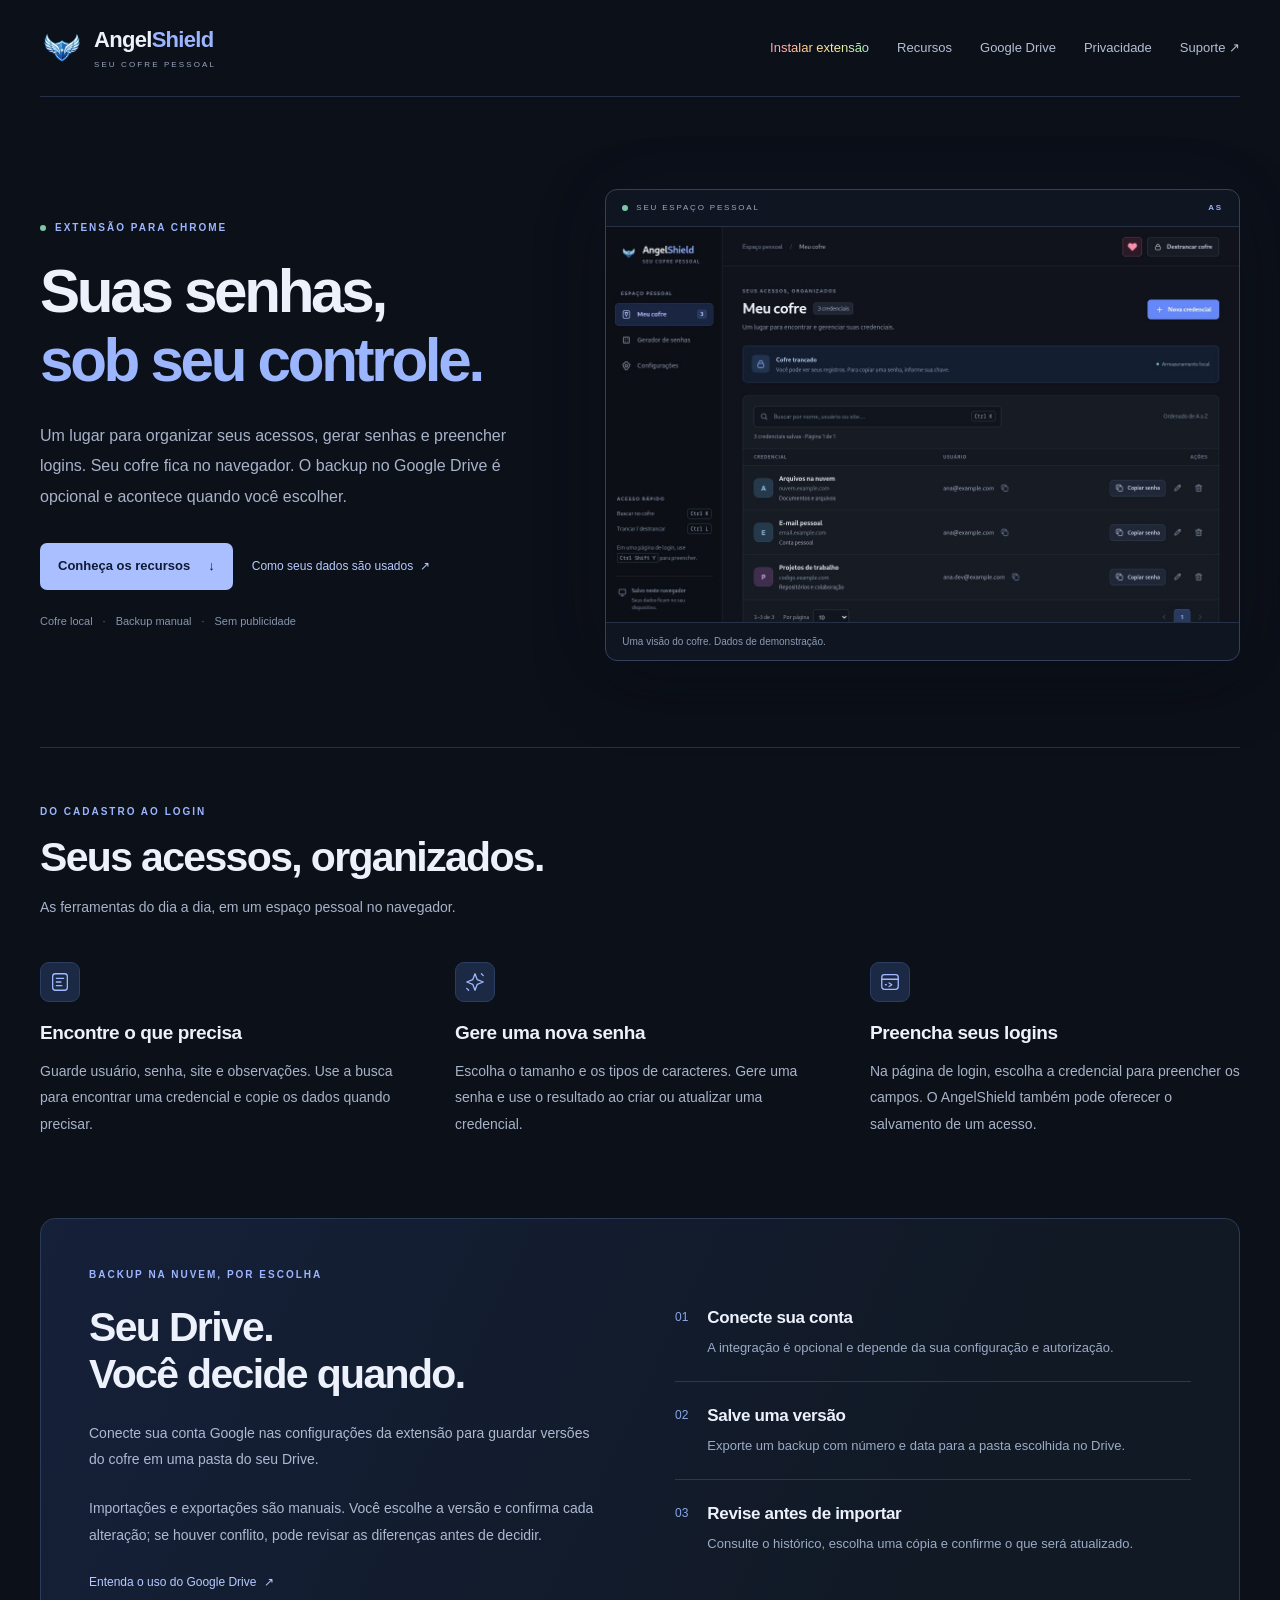
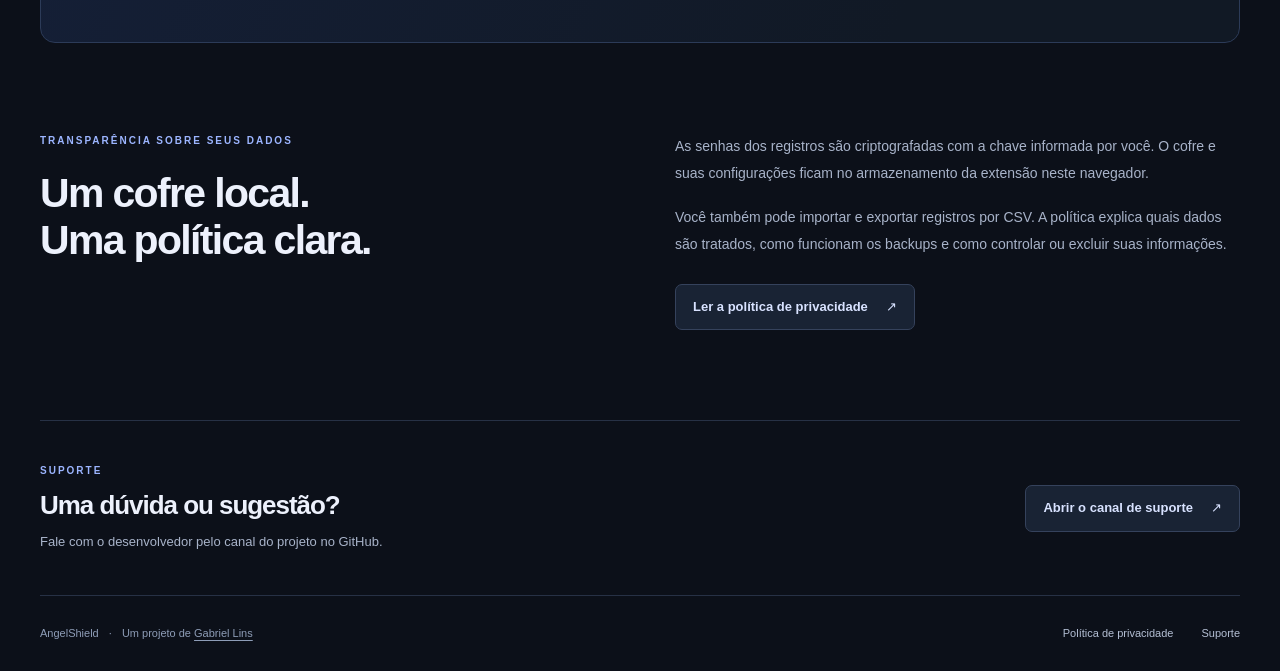
<file: index.html>
<!doctype html>
<html lang="pt-BR">
  <head>
    <meta charset="utf-8">
    <meta name="viewport" content="width=device-width,initial-scale=1">
    <meta name="google-site-verification" content="fticwDt4Q87sCF6z2FTZYtdvAk2NoT71AA-j3d5qRhg">
    <meta name="color-scheme" content="dark">
    <meta name="description" content="AngelShield: seu cofre pessoal no Chrome. Organize credenciais, gere senhas e faça backups manuais no seu Google Drive.">
    <title>AngelShield · Suas senhas, sob seu controle</title>
    <link rel="canonical" href="https://gabriellins64.github.io/angelshield-site/">
    <link rel="icon" type="image/png" href="assets/angelshield.png">
    <link rel="stylesheet" href="assets/site.css">
  </head>
  <body>
    <a class="skip-link" href="#conteudo">Pular para o conteúdo</a>
    <header class="site-header">
      <a class="brand" href="./" aria-label="AngelShield, início"><img src="assets/angelshield.png" width="44" height="44" alt=""><span>Angel<span class="brand-accent">Shield</span><small>SEU COFRE PESSOAL</small></span></a>
      <nav class="site-nav" aria-label="Navegação principal">
        <a class="nav-install" href="https://chromewebstore.google.com/detail/angelshield/ppegkiaeakaakopooipcllfjcefnbhff">Instalar extensão</a>
        <a href="#recursos">Recursos</a><a href="#drive">Google Drive</a><a href="privacidade/">Privacidade</a><a href="https://github.com/GabrielLins64/AngelShield/issues">Suporte <span aria-hidden="true">↗</span></a>
      </nav>
    </header>
    <main id="conteudo">
      <section class="hero section-shell" aria-labelledby="hero-title">
        <div class="hero-copy">
          <p class="eyebrow"><span class="status-dot" aria-hidden="true"></span>EXTENSÃO PARA CHROME</p>
          <h1 id="hero-title">Suas senhas,<br><span>sob seu controle.</span></h1>
          <p class="hero-description">Um lugar para organizar seus acessos, gerar senhas e preencher logins. Seu cofre fica no navegador. O backup no Google Drive é opcional e acontece quando você escolher.</p>
          <div class="hero-actions"><a class="button button-primary" href="#recursos">Conheça os recursos <span aria-hidden="true">↓</span></a><a class="text-link" href="privacidade/">Como seus dados são usados <span aria-hidden="true">↗</span></a></div>
          <p class="hero-note">Cofre local <span aria-hidden="true">·</span> Backup manual <span aria-hidden="true">·</span> Sem publicidade</p>
        </div>
        <figure class="product-preview">
          <div class="preview-topline"><span><span class="status-dot" aria-hidden="true"></span> SEU ESPAÇO PESSOAL</span><span class="preview-mark" aria-hidden="true">AS</span></div>
          <a href="assets/cofre.png" aria-label="Ampliar a imagem da interface do AngelShield"><img src="assets/cofre.png" alt="Interface do AngelShield com o cofre trancado e três credenciais de demonstração organizadas por nome, usuário e site." width="1280" height="800" fetchpriority="high"></a>
          <figcaption>Uma visão do cofre. Dados de demonstração.</figcaption>
        </figure>
      </section>

      <section id="recursos" class="features section-shell" aria-labelledby="features-title">
        <div class="section-heading"><p class="eyebrow">DO CADASTRO AO LOGIN</p><h2 id="features-title">Seus acessos, organizados.</h2><p>As ferramentas do dia a dia, em um espaço pessoal no navegador.</p></div>
        <div class="feature-grid">
          <article class="feature"><span class="feature-icon" aria-hidden="true"><svg viewBox="0 0 24 24"><rect x="4" y="3" width="16" height="18" rx="3"/><path d="M8 8h8M8 12h5M8 16h6"/></svg></span><h3>Encontre o que precisa</h3><p>Guarde usuário, senha, site e observações. Use a busca para encontrar uma credencial e copie os dados quando precisar.</p></article>
          <article class="feature"><span class="feature-icon" aria-hidden="true"><svg viewBox="0 0 24 24"><path d="m12 3 2.5 6.5L21 12l-6.5 2.5L12 21l-2.5-6.5L3 12l6.5-2.5Z"/><path d="m19 3 2 2M3 19l2 2"/></svg></span><h3>Gere uma nova senha</h3><p>Escolha o tamanho e os tipos de caracteres. Gere uma senha e use o resultado ao criar ou atualizar uma credencial.</p></article>
          <article class="feature"><span class="feature-icon" aria-hidden="true"><svg viewBox="0 0 24 24"><rect x="3" y="4" width="18" height="16" rx="3"/><path d="M3 9h18m-10 4 3 2-3 2m-4-2h1"/></svg></span><h3>Preencha seus logins</h3><p>Na página de login, escolha a credencial para preencher os campos. O AngelShield também pode oferecer o salvamento de um acesso.</p></article>
        </div>
      </section>

      <section id="drive" class="drive-section section-shell" aria-labelledby="drive-title">
        <div class="drive-copy"><p class="eyebrow">BACKUP NA NUVEM, POR ESCOLHA</p><h2 id="drive-title">Seu Drive.<br>Você decide quando.</h2><p>Conecte sua conta Google nas configurações da extensão para guardar versões do cofre em uma pasta do seu Drive.</p><p>Importações e exportações são manuais. Você escolhe a versão e confirma cada alteração; se houver conflito, pode revisar as diferenças antes de decidir.</p><a class="text-link" href="privacidade/#google-drive">Entenda o uso do Google Drive <span aria-hidden="true">↗</span></a></div>
        <ol class="backup-steps">
          <li><span class="step-number" aria-hidden="true">01</span><div><h3>Conecte sua conta</h3><p>A integração é opcional e depende da sua configuração e autorização.</p></div></li>
          <li><span class="step-number" aria-hidden="true">02</span><div><h3>Salve uma versão</h3><p>Exporte um backup com número e data para a pasta escolhida no Drive.</p></div></li>
          <li><span class="step-number" aria-hidden="true">03</span><div><h3>Revise antes de importar</h3><p>Consulte o histórico, escolha uma cópia e confirme o que será atualizado.</p></div></li>
        </ol>
      </section>

      <section class="privacy-section section-shell" aria-labelledby="privacy-title">
        <div><p class="eyebrow">TRANSPARÊNCIA SOBRE SEUS DADOS</p><h2 id="privacy-title">Um cofre local.<br>Uma política clara.</h2></div>
        <div class="privacy-copy"><p>As senhas dos registros são criptografadas com a chave informada por você. O cofre e suas configurações ficam no armazenamento da extensão neste navegador.</p><p>Você também pode importar e exportar registros por CSV. A política explica quais dados são tratados, como funcionam os backups e como controlar ou excluir suas informações.</p><a class="button button-secondary" href="privacidade/">Ler a política de privacidade <span aria-hidden="true">↗</span></a></div>
      </section>

      <section class="support-section section-shell" aria-labelledby="support-title"><div><p class="eyebrow">SUPORTE</p><h2 id="support-title">Uma dúvida ou sugestão?</h2><p>Fale com o desenvolvedor pelo canal do projeto no GitHub.</p></div><a class="button button-secondary" href="https://github.com/GabrielLins64/AngelShield/issues">Abrir o canal de suporte <span aria-hidden="true">↗</span></a></section>
    </main>
    <footer class="site-footer"><p>AngelShield <span aria-hidden="true">·</span> Um projeto de <a href="https://github.com/GabrielLins64">Gabriel Lins</a></p><nav aria-label="Links do rodapé"><a href="privacidade/">Política de privacidade</a><a href="https://github.com/GabrielLins64/AngelShield/issues">Suporte</a></nav></footer>
  </body>
</html>
</file>
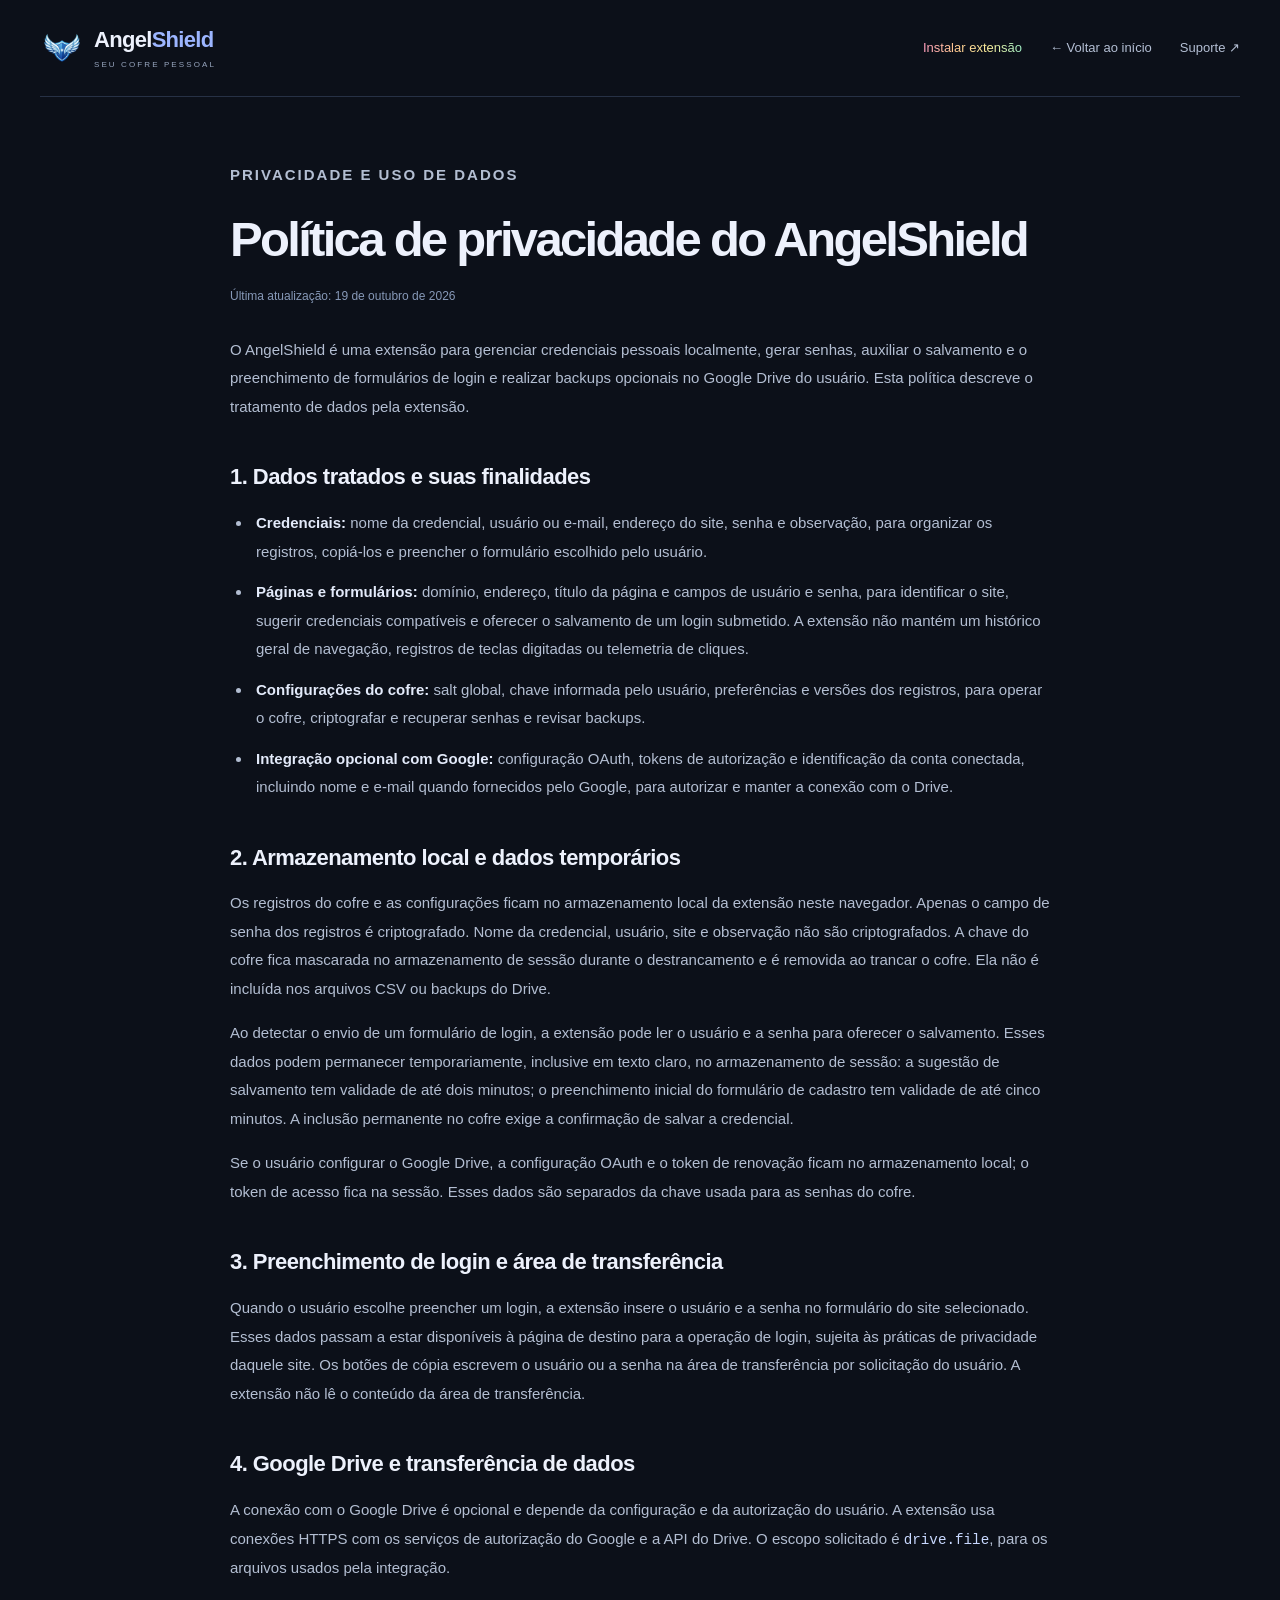
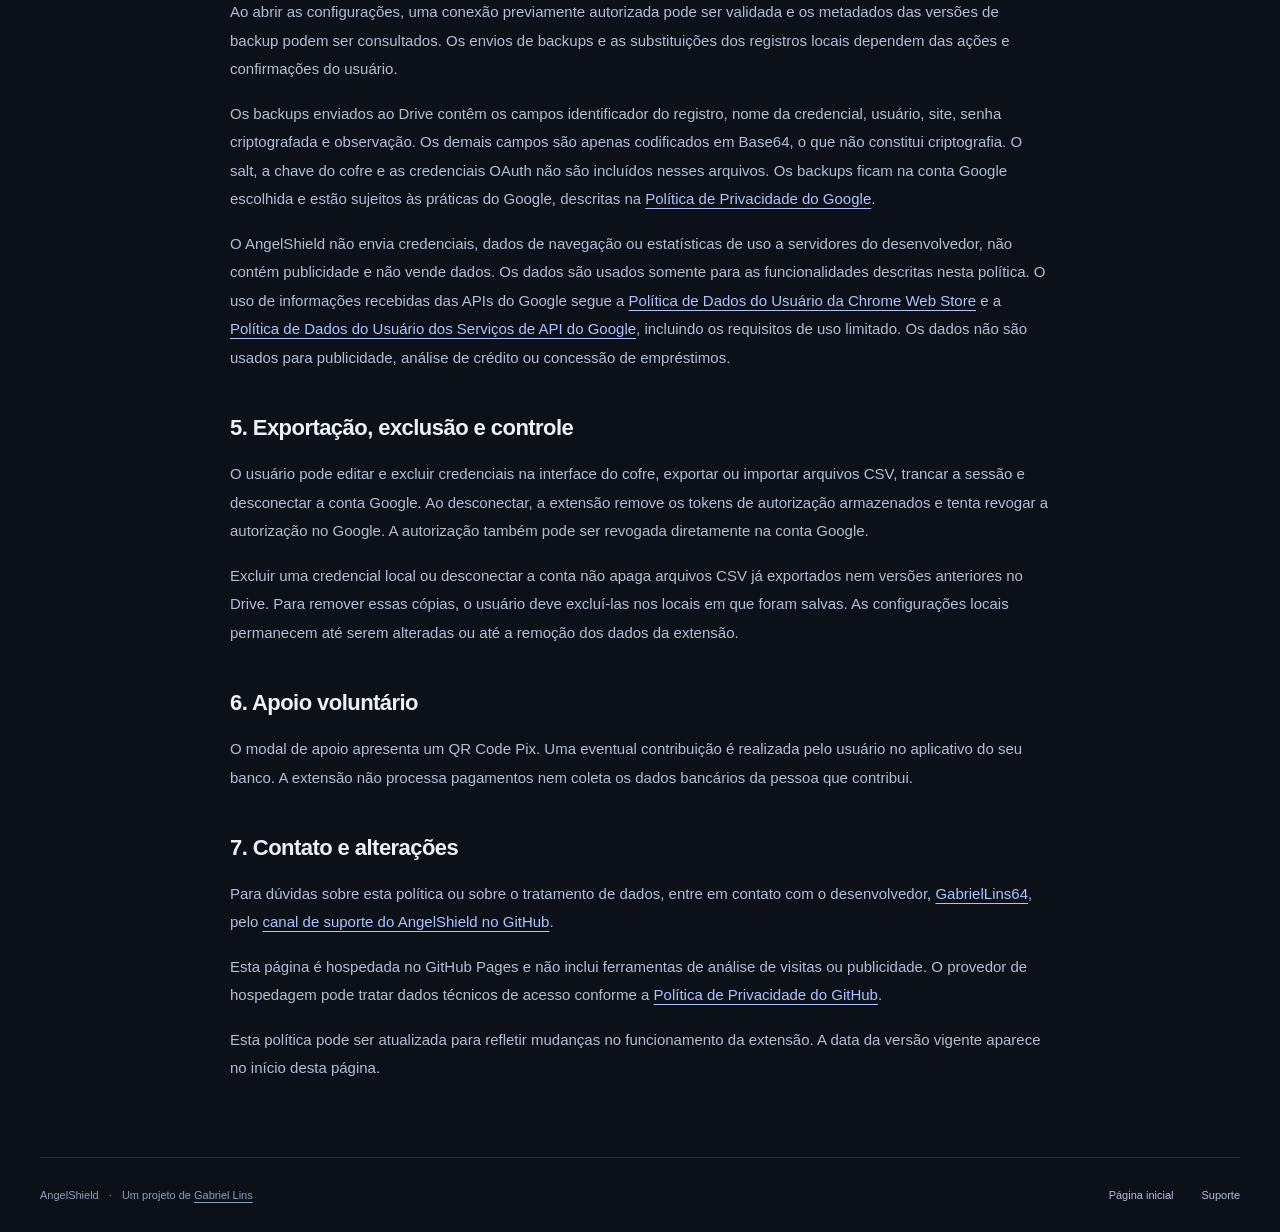
<file: privacidade/index.html>
<!doctype html>
<html lang="pt-BR">
  <head>
    <meta charset="utf-8">
    <meta name="viewport" content="width=device-width,initial-scale=1">
    <meta name="color-scheme" content="dark">
    <meta name="description" content="Conheça como o AngelShield trata os dados do cofre, a integração opcional com Google Drive e suas opções de controle e exclusão.">
    <title>Política de privacidade · AngelShield</title>
    <link rel="canonical" href="https://gabriellins64.github.io/angelshield-site/privacidade/">
    <link rel="icon" type="image/png" href="../assets/angelshield.png">
    <link rel="stylesheet" href="../assets/site.css">
  </head>
  <body class="privacy-page">
    <a class="skip-link" href="#conteudo">Pular para o conteúdo</a>
    <header class="site-header">
      <a class="brand" href="../" aria-label="AngelShield, início"><img src="../assets/angelshield.png" width="44" height="44" alt=""><span>Angel<span class="brand-accent">Shield</span><small>SEU COFRE PESSOAL</small></span></a>
      <nav class="site-nav" aria-label="Navegação principal"><a class="nav-install" href="https://chromewebstore.google.com/detail/angelshield/ppegkiaeakaakopooipcllfjcefnbhff">Instalar extensão</a><a href="../">← Voltar ao início</a><a href="https://github.com/GabrielLins64/AngelShield/issues">Suporte ↗</a></nav>
    </header>
    <main id="conteudo" class="document section-shell">
      <p class="eyebrow">PRIVACIDADE E USO DE DADOS</p>
      <h1>Política de privacidade do AngelShield</h1>
      <p class="updated">Última atualização: <time datetime="2026-10-19">19 de outubro de 2026</time></p>
      <p>O AngelShield é uma extensão para gerenciar credenciais pessoais localmente, gerar senhas, auxiliar o salvamento e o preenchimento de formulários de login e realizar backups opcionais no Google Drive do usuário. Esta política descreve o tratamento de dados pela extensão.</p>

      <h2>1. Dados tratados e suas finalidades</h2>
      <ul>
        <li><strong>Credenciais:</strong> nome da credencial, usuário ou e-mail, endereço do site, senha e observação, para organizar os registros, copiá-los e preencher o formulário escolhido pelo usuário.</li>
        <li><strong>Páginas e formulários:</strong> domínio, endereço, título da página e campos de usuário e senha, para identificar o site, sugerir credenciais compatíveis e oferecer o salvamento de um login submetido. A extensão não mantém um histórico geral de navegação, registros de teclas digitadas ou telemetria de cliques.</li>
        <li><strong>Configurações do cofre:</strong> salt global, chave informada pelo usuário, preferências e versões dos registros, para operar o cofre, criptografar e recuperar senhas e revisar backups.</li>
        <li><strong>Integração opcional com Google:</strong> configuração OAuth, tokens de autorização e identificação da conta conectada, incluindo nome e e-mail quando fornecidos pelo Google, para autorizar e manter a conexão com o Drive.</li>
      </ul>

      <h2>2. Armazenamento local e dados temporários</h2>
      <p>Os registros do cofre e as configurações ficam no armazenamento local da extensão neste navegador. Apenas o campo de senha dos registros é criptografado. Nome da credencial, usuário, site e observação não são criptografados. A chave do cofre fica mascarada no armazenamento de sessão durante o destrancamento e é removida ao trancar o cofre. Ela não é incluída nos arquivos CSV ou backups do Drive.</p>
      <p>Ao detectar o envio de um formulário de login, a extensão pode ler o usuário e a senha para oferecer o salvamento. Esses dados podem permanecer temporariamente, inclusive em texto claro, no armazenamento de sessão: a sugestão de salvamento tem validade de até dois minutos; o preenchimento inicial do formulário de cadastro tem validade de até cinco minutos. A inclusão permanente no cofre exige a confirmação de salvar a credencial.</p>
      <p>Se o usuário configurar o Google Drive, a configuração OAuth e o token de renovação ficam no armazenamento local; o token de acesso fica na sessão. Esses dados são separados da chave usada para as senhas do cofre.</p>

      <h2>3. Preenchimento de login e área de transferência</h2>
      <p>Quando o usuário escolhe preencher um login, a extensão insere o usuário e a senha no formulário do site selecionado. Esses dados passam a estar disponíveis à página de destino para a operação de login, sujeita às práticas de privacidade daquele site. Os botões de cópia escrevem o usuário ou a senha na área de transferência por solicitação do usuário. A extensão não lê o conteúdo da área de transferência.</p>

      <h2 id="google-drive">4. Google Drive e transferência de dados</h2>
      <p>A conexão com o Google Drive é opcional e depende da configuração e da autorização do usuário. A extensão usa conexões HTTPS com os serviços de autorização do Google e a API do Drive. O escopo solicitado é <code>drive.file</code>, para os arquivos usados pela integração.</p>
      <p>Ao abrir as configurações, uma conexão previamente autorizada pode ser validada e os metadados das versões de backup podem ser consultados. Os envios de backups e as substituições dos registros locais dependem das ações e confirmações do usuário.</p>
      <p>Os backups enviados ao Drive contêm os campos identificador do registro, nome da credencial, usuário, site, senha criptografada e observação. Os demais campos são apenas codificados em Base64, o que não constitui criptografia. O salt, a chave do cofre e as credenciais OAuth não são incluídos nesses arquivos. Os backups ficam na conta Google escolhida e estão sujeitos às práticas do Google, descritas na <a href="https://policies.google.com/privacy">Política de Privacidade do Google</a>.</p>
      <p>O AngelShield não envia credenciais, dados de navegação ou estatísticas de uso a servidores do desenvolvedor, não contém publicidade e não vende dados. Os dados são usados somente para as funcionalidades descritas nesta política. O uso de informações recebidas das APIs do Google segue a <a href="https://developer.chrome.com/docs/webstore/program-policies/user-data-faq">Política de Dados do Usuário da Chrome Web Store</a> e a <a href="https://developers.google.com/terms/api-services-user-data-policy">Política de Dados do Usuário dos Serviços de API do Google</a>, incluindo os requisitos de uso limitado. Os dados não são usados para publicidade, análise de crédito ou concessão de empréstimos.</p>

      <h2>5. Exportação, exclusão e controle</h2>
      <p>O usuário pode editar e excluir credenciais na interface do cofre, exportar ou importar arquivos CSV, trancar a sessão e desconectar a conta Google. Ao desconectar, a extensão remove os tokens de autorização armazenados e tenta revogar a autorização no Google. A autorização também pode ser revogada diretamente na conta Google.</p>
      <p>Excluir uma credencial local ou desconectar a conta não apaga arquivos CSV já exportados nem versões anteriores no Drive. Para remover essas cópias, o usuário deve excluí-las nos locais em que foram salvas. As configurações locais permanecem até serem alteradas ou até a remoção dos dados da extensão.</p>

      <h2>6. Apoio voluntário</h2>
      <p>O modal de apoio apresenta um QR Code Pix. Uma eventual contribuição é realizada pelo usuário no aplicativo do seu banco. A extensão não processa pagamentos nem coleta os dados bancários da pessoa que contribui.</p>

      <h2>7. Contato e alterações</h2>
      <p>Para dúvidas sobre esta política ou sobre o tratamento de dados, entre em contato com o desenvolvedor, <a href="https://github.com/GabrielLins64">GabrielLins64</a>, pelo <a href="https://github.com/GabrielLins64/AngelShield/issues">canal de suporte do AngelShield no GitHub</a>.</p>
      <p>Esta página é hospedada no GitHub Pages e não inclui ferramentas de análise de visitas ou publicidade. O provedor de hospedagem pode tratar dados técnicos de acesso conforme a <a href="https://docs.github.com/en/site-policy/privacy-policies/github-general-privacy-statement">Política de Privacidade do GitHub</a>.</p>
      <p>Esta política pode ser atualizada para refletir mudanças no funcionamento da extensão. A data da versão vigente aparece no início desta página.</p>
    </main>
    <footer class="site-footer"><p>AngelShield <span aria-hidden="true">·</span> Um projeto de <a href="https://github.com/GabrielLins64">Gabriel Lins</a></p><nav aria-label="Links do rodapé"><a href="../">Página inicial</a><a href="https://github.com/GabrielLins64/AngelShield/issues">Suporte</a></nav></footer>
  </body>
</html>
</file>
<file: assets/site.css>
:root { color-scheme: dark; font-family: -apple-system, BlinkMacSystemFont, "Segoe UI", sans-serif; font-synthesis: none; color: #edf1fc; background: #0c1019; --muted: #a8b3c9; --accent: #9cb5ff; --border: #273145; }
* { box-sizing: border-box; }
html { scroll-behavior: smooth; scroll-padding-top: 30px; }
body { margin: 0; font-size: 16px; line-height: 1.7; }
a { color: inherit; text-underline-offset: .25em; }
a:hover { color: #c5d4ff; }
a:focus-visible { outline: 2px solid #a9c1ff; outline-offset: 6px; border-radius: 3px; }
img { display: block; max-width: 100%; height: auto; }
h1, h2, h3, p, figure { margin: 0; }
h1, h2, h3 { line-height: 1.15; }
h1 { font-size: clamp(42px, 4.7vw, 68px); letter-spacing: -.055em; font-weight: 650; }
h2 { font-size: clamp(30px, 3.2vw, 43px); letter-spacing: -.04em; font-weight: 600; }
h3 { font-size: 19px; letter-spacing: -.02em; font-weight: 600; }
.section-shell, .site-header, .site-footer { width: min(1220px, calc(100% - 80px)); margin-inline: auto; }
.skip-link { position: fixed; top: -100px; left: 20px; z-index: 10; padding: 10px 16px; border-radius: 6px; background: #edf1fc; color: #0c1019; }
.skip-link:focus { top: 16px; }
.site-header { display: flex; align-items: center; justify-content: space-between; gap: 30px; padding-block: 26px; border-bottom: 1px solid var(--border); }
.brand { display: flex; align-items: center; gap: 10px; text-decoration: none; flex-shrink: 0; font-size: 22px; font-weight: 650; letter-spacing: -.7px; line-height: 1.3; }
.brand img { width: 44px; height: 44px; }
.brand-accent { color: var(--accent); }
.brand small { display: block; margin-top: 5px; color: #98a6bf; font-size: 8px; font-weight: 500; letter-spacing: 2.1px; }
.site-nav, .site-footer nav { display: flex; align-items: center; gap: 28px; }
.site-nav { flex-wrap: wrap; }
.site-nav a, .site-footer nav a { color: #b4bfd4; font-size: 13px; text-decoration: none; }
.site-nav a:hover, .site-footer nav a:hover { color: #fff; }
.site-nav .nav-install { --install-rainbow: linear-gradient(90deg, #ff9dbd, #ffc98f, #f8ed9b, #9debc2, #9edaff, #c4b1ff, #ff9dbd); position: relative; isolation: isolate; display: inline-flex; align-items: center; gap: 5px; color: transparent; white-space: nowrap; background-image: var(--install-rainbow); background-size: 200% 100%; -webkit-background-clip: text; background-clip: text; animation: install-spectrum 6s linear infinite, install-glow 6s linear infinite; transition: color .25s ease; }
.site-nav .nav-install::after { content: ""; position: absolute; inset: -5px -8px; z-index: -1; border-radius: 50%; pointer-events: none; background-image: var(--install-rainbow); background-size: 200% 100%; filter: blur(10px) saturate(1.8); opacity: 0; transform: scale(.85); animation: install-spectrum 3s linear infinite, install-aura 3s ease-in-out infinite; transition: transform .3s ease, opacity .3s ease; }
.site-nav .nav-install span { display: inline-block; color: #c5d4ff; transition: color .25s ease, transform .25s ease; }
.site-nav .nav-install:is(:hover, :focus-visible) { color: #fff; text-shadow: 0 1px 3px #0c1019; }
.site-nav .nav-install:is(:hover, :focus-visible)::after { opacity: .5; transform: scale(1.08); }
.site-nav .nav-install:is(:hover, :focus-visible) span { color: inherit; transform: translateX(2px); }
@keyframes install-spectrum { to { background-position: 200% center; } }
@keyframes install-aura {
  0%, 100% { filter: blur(8px) saturate(1.8); }
  50% { filter: blur(12px) saturate(1.8); }
}
@keyframes install-glow {
  0%, 100% { filter: drop-shadow(0 0 3px #ff82b580); }
  33% { filter: drop-shadow(0 0 3px #8ff8b980); }
  66% { filter: drop-shadow(0 0 3px #9faaff80); }
}
.hero { display: grid; grid-template-columns: .9fr 1.1fr; align-items: center; gap: 46px; padding-block: 92px 86px; }
.eyebrow { display: flex; align-items: center; gap: 9px; color: var(--accent); font-size: 10px; letter-spacing: 2px; font-weight: 650; line-height: 1.6; margin-bottom: 21px; }
.status-dot { display: inline-block; flex-shrink: 0; width: 6px; height: 6px; border-radius: 50%; background: #7ec6a7; }
.hero h1 span { color: var(--accent); }
.hero-description { max-width: 470px; margin-top: 26px; color: var(--muted); font-size: 16px; line-height: 1.9; }
.hero-actions { display: flex; flex-wrap: wrap; align-items: center; gap: 19px; margin-top: 31px; }
.button { display: inline-flex; align-items: center; justify-content: center; gap: 18px; min-height: 46px; padding: 12px 17px; border: 1px solid transparent; border-radius: 7px; font-size: 13px; font-weight: 600; line-height: 1.6; text-decoration: none; transition: background .15s, border-color .15s; }
.button-primary { color: #101a35; background: #a9bfff; }
.button-primary:hover { color: #101a35; background: #c0cfff; }
.button-secondary { color: #d8e2ff; background: #192334; border-color: #35425c; }
.button-secondary:hover { color: #fff; background: #23304a; border-color: #61759c; }
.text-link { color: #b6caff; text-decoration: none; font-size: 12px; }
.text-link:hover { text-decoration: underline; }
.text-link span { margin-left: 4px; }
.hero-note { display: flex; flex-wrap: wrap; align-items: center; gap: 10px; margin-top: 22px; color: #8795af; font-size: 11px; }
.hero-note > span { color: #65738b; }
.product-preview { min-width: 0; border: 1px solid #34415c; border-radius: 12px; overflow: hidden; background: #101621; box-shadow: 0 22px 70px #0004, 0 0 80px #5475db0c; }
.preview-topline { display: flex; align-items: center; justify-content: space-between; gap: 14px; padding: 11px 16px; color: #9aaac7; border-bottom: 1px solid var(--border); font-size: 8px; letter-spacing: 1.8px; }
.preview-topline > span { display: flex; align-items: center; gap: 8px; }
.preview-mark { color: var(--accent); font-weight: 700; }
.product-preview > a { display: block; }
.product-preview figcaption { border-top: 1px solid var(--border); padding: 10px 16px; color: #8c9ab3; font-size: 10px; }
.features { padding-block: 56px 80px; border-top: 1px solid var(--border); }
.section-heading .eyebrow { margin-bottom: 14px; }
.section-heading > p:last-child { margin-top: 15px; color: var(--muted); font-size: 14px; }
.feature-grid { display: grid; grid-template-columns: repeat(3, minmax(0, 1fr)); gap: 45px; margin-top: 42px; }
.feature-icon { display: grid; place-items: center; width: 40px; height: 40px; margin-bottom: 20px; background: #1b2944; border: 1px solid #2b3e62; border-radius: 9px; color: #a1baff; }
.feature-icon svg { width: 22px; height: 22px; fill: none; stroke: currentColor; stroke-width: 1.4; stroke-linecap: round; stroke-linejoin: round; }
.feature p { margin-top: 14px; color: var(--muted); font-size: 14px; line-height: 1.9; }
.drive-section { display: grid; grid-template-columns: 1fr 1fr; align-items: center; gap: 70px; padding: 48px; border: 1px solid #2c3b58; border-radius: 15px; background: linear-gradient(115deg, #152039, #111925 75%); }
.drive-copy > p:not(.eyebrow) { margin-top: 22px; color: #adb9d1; font-size: 14px; line-height: 1.9; }
.drive-copy .text-link { display: inline-block; margin-top: 24px; }
.backup-steps { list-style: none; padding: 0; margin: 0; }
.backup-steps li { display: flex; align-items: flex-start; gap: 19px; padding-block: 22px; border-bottom: 1px solid #2b3851; }
.backup-steps li:first-child { padding-top: 0; }
.backup-steps li:last-child { padding-bottom: 0; border-bottom: 0; }
.step-number { color: #8ca7e9; font-size: 12px; font-variant-numeric: tabular-nums; line-height: 22px; }
.backup-steps h3 { font-size: 17px; line-height: 1.4; }
.backup-steps p { margin-top: 7px; color: #9baac5; font-size: 13px; }
.privacy-section { display: grid; grid-template-columns: 1fr 1fr; gap: 70px; padding-block: 90px; }
.privacy-copy p { color: var(--muted); font-size: 14px; line-height: 1.9; }
.privacy-copy p + p { margin-top: 18px; }
.privacy-copy .button { margin-top: 26px; }
.support-section { display: flex; align-items: center; justify-content: space-between; gap: 28px; padding-block: 42px; border-top: 1px solid var(--border); }
.support-section .eyebrow { margin-bottom: 12px; }
.support-section h2 { font-size: 26px; }
.support-section p:not(.eyebrow) { margin-top: 10px; color: var(--muted); font-size: 13px; }
.support-section .button { flex-shrink: 0; }
.site-footer { display: flex; justify-content: space-between; align-items: center; gap: 22px; padding-block: 28px; border-top: 1px solid var(--border); color: #8e9db7; font-size: 11px; }
.site-footer p > span { margin-inline: 7px; }
.site-footer nav a { font-size: 11px; }
.document { max-width: 820px; padding-block: 64px 74px; }
.document h1 { font-size: clamp(36px, 5vw, 49px); }
.document h2 { font-size: 22px; line-height: 1.45; letter-spacing: -.025em; margin-top: 40px; margin-bottom: 16px; }
.document p, .document li { color: #b3bed2; font-size: 15px; line-height: 1.9; }
.document p + p { margin-top: 16px; }
.document .updated { margin-top: 18px; margin-bottom: 28px; color: #8799b8; font-size: 12px; }
.document li { padding-left: 4px; margin-bottom: 12px; }
.document ul { padding-left: 22px; }
.document strong { color: #e3eafa; font-weight: 600; }
.document a { color: #acc3ff; overflow-wrap: anywhere; }
.document code { color: #c8d8ff; font-size: .95em; }
@media (max-width: 1050px) {
  .hero { grid-template-columns: 1fr 1fr; gap: 28px; padding-block: 64px; }
  h1 { font-size: 45px; }
  .hero-actions { align-items: flex-start; flex-direction: column; gap: 15px; }
  .drive-section { gap: 40px; padding: 34px; }
  .privacy-section { gap: 40px; }
}
@media (max-width: 760px) {
  .section-shell, .site-header, .site-footer { width: min(600px, calc(100% - 40px)); }
  .site-header { flex-wrap: wrap; gap: 23px; padding-block: 22px; }
  .site-nav { width: 100%; justify-content: space-between; gap: 12px; }
  .site-nav a { font-size: 12px; }
  .hero { grid-template-columns: 1fr; gap: 38px; padding-block: 52px; }
  h1 { font-size: clamp(40px, 9vw, 56px); }
  .hero-description { font-size: 15px; margin-top: 22px; }
  .hero-actions { flex-direction: row; align-items: center; gap: 20px; }
  .hero-note { font-size: 10px; gap: 8px; }
  .features { padding-block: 44px 52px; }
  .feature-grid { grid-template-columns: 1fr; gap: 32px; margin-top: 30px; }
  .feature-icon { margin-bottom: 14px; }
  .feature p { margin-top: 10px; }
  .drive-section, .privacy-section { grid-template-columns: 1fr; gap: 32px; }
  .drive-section { padding: 28px 24px; }
  .privacy-section { padding-block: 54px; }
  .support-section { align-items: flex-start; flex-direction: column; }
  .site-footer { align-items: flex-start; flex-direction: column; gap: 14px; }
  .site-footer nav { flex-wrap: wrap; gap: 24px; }
  .document { padding-block: 42px 54px; }
  .document h1 { font-size: 36px; }
  .document p, .document li { font-size: 14px; }
  .privacy-page .site-header { gap: 18px; }
  .privacy-page .site-nav { width: 100%; }
}
@media (prefers-reduced-motion: reduce) {
  html { scroll-behavior: auto; }
  .button { transition: none; }
  .site-nav .nav-install, .site-nav .nav-install::after, .site-nav .nav-install span { animation: none; transition: none; }
  .site-nav .nav-install:is(:hover, :focus-visible) span { transform: none; }
}
@media (forced-colors: active) {
  .site-nav .nav-install, .site-nav .nav-install:is(:hover, :focus-visible), .site-nav .nav-install span { color: LinkText; background: none; filter: none; animation: none; }
  .site-nav .nav-install::after { display: none; }
}
</file>
